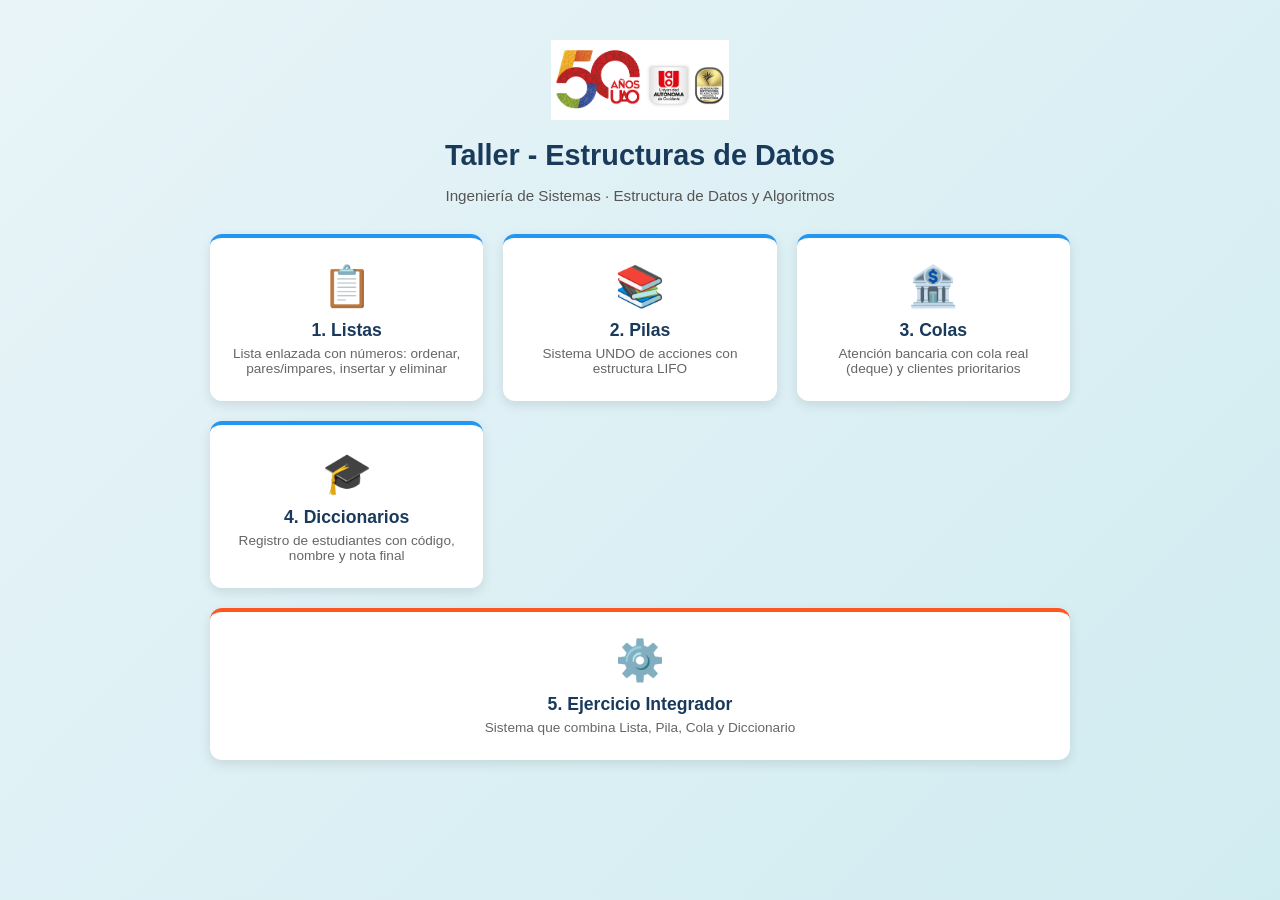
<file: templates/index.html>
<!DOCTYPE html>
<html lang="es">
<head>
  <meta charset="UTF-8" />
  <meta name="viewport" content="width=device-width, initial-scale=1.0"/>
  <title>Taller Estructuras de Datos</title>
  <link rel="stylesheet" href="../static/css/estilos.css" />
  <link rel="stylesheet" href="../static/css/taller.css" />
</head>
<body>
  <div class="container">
    <img src="../static/imagen/Logo-50-años.png" alt="Logo UAO" class="logo" />
    <h1>Taller - Estructuras de Datos</h1>
    <p class="subtitulo">Ingeniería de Sistemas · Estructura de Datos y Algoritmos</p>

    <div class="menu-principal">
      <a href="listas.html" class="card-menu">
        <span class="icono">📋</span>
        <h2>1. Listas</h2>
        <p>Lista enlazada con números: ordenar, pares/impares, insertar y eliminar</p>
      </a>
      <a href="pilas.html" class="card-menu">
        <span class="icono">📚</span>
        <h2>2. Pilas</h2>
        <p>Sistema UNDO de acciones con estructura LIFO</p>
      </a>
      <a href="colas.html" class="card-menu">
        <span class="icono">🏦</span>
        <h2>3. Colas</h2>
        <p>Atención bancaria con cola real (deque) y clientes prioritarios</p>
      </a>
      <a href="diccionarios.html" class="card-menu">
        <span class="icono">🎓</span>
        <h2>4. Diccionarios</h2>
        <p>Registro de estudiantes con código, nombre y nota final</p>
      </a>
      <a href="integrador.html" class="card-menu card-integrador">
        <span class="icono">⚙️</span>
        <h2>5. Ejercicio Integrador</h2>
        <p>Sistema que combina Lista, Pila, Cola y Diccionario</p>
      </a>
    </div>
  </div>
</body>
</html>
</file>
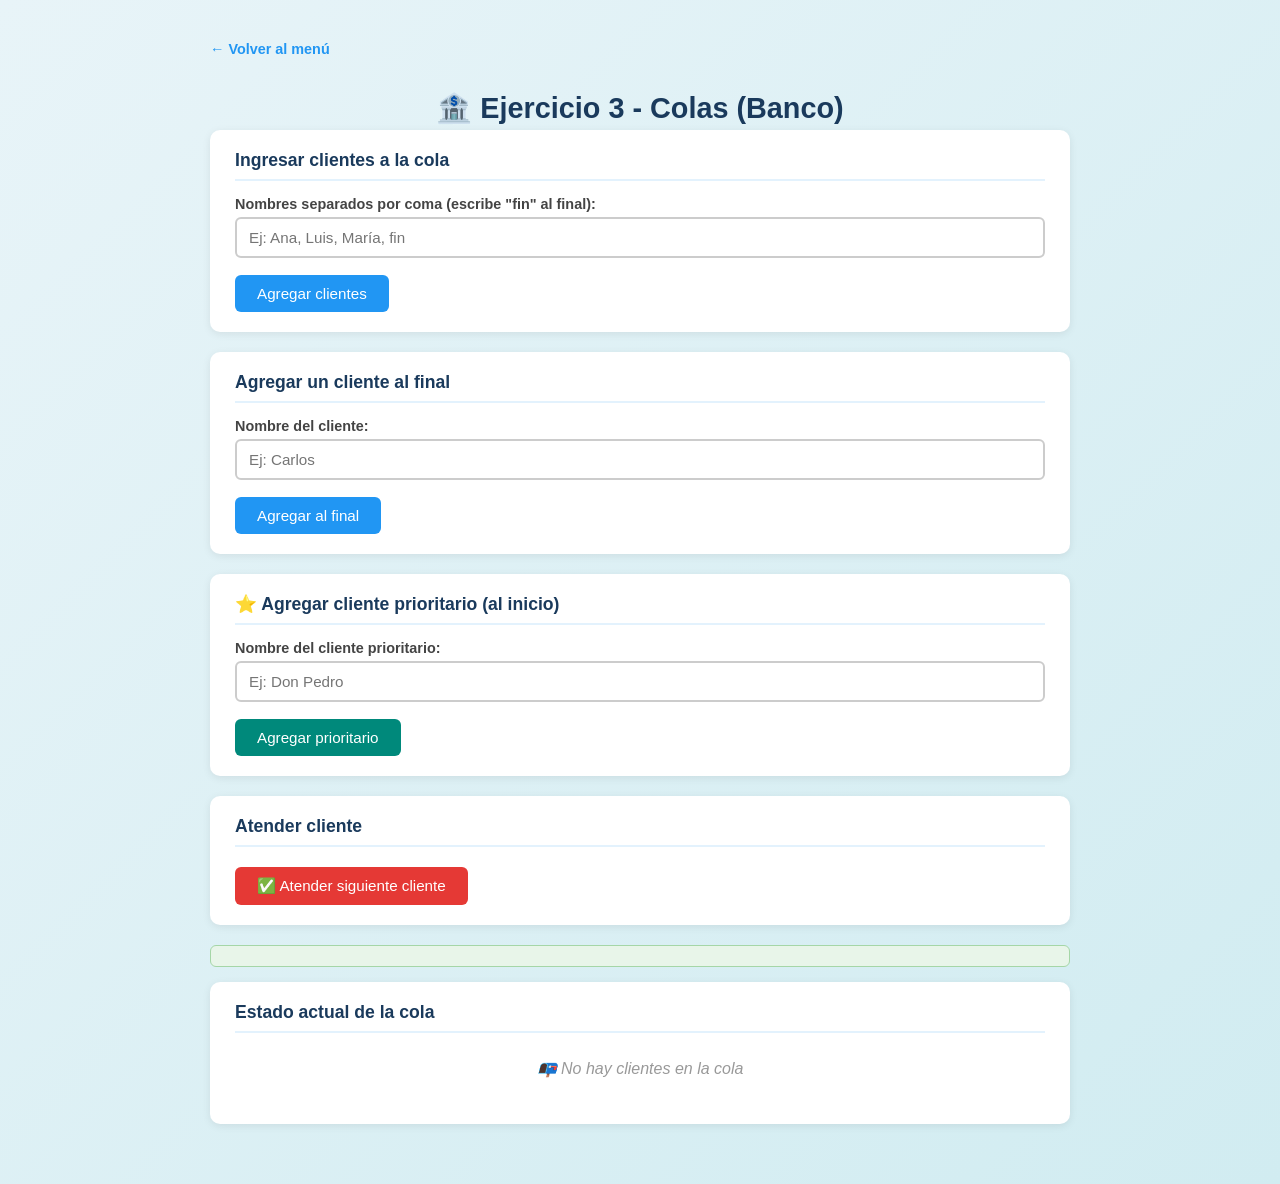
<file: templates/colas.html>
<!DOCTYPE html>
<html lang="es">
<head>
  <meta charset="UTF-8" />
  <meta name="viewport" content="width=device-width, initial-scale=1.0"/>
  <title>Colas - Taller ED</title>
  <link rel="stylesheet" href="../static/css/estilos.css" />
  <link rel="stylesheet" href="../static/css/taller.css" />
</head>
<body>
  <div class="container">
    <a href="index.html" class="btn-volver">← Volver al menú</a>
    <h1>🏦 Ejercicio 3 - Colas (Banco)</h1>

    <!-- Ingresar múltiples clientes -->
    <div class="seccion">
      <h2>Ingresar clientes a la cola</h2>
      <div class="input-group">
        <label>Nombres separados por coma (escribe "fin" al final):</label>
        <input type="text" id="inputClientes" placeholder="Ej: Ana, Luis, María, fin" />
      </div>
      <button onclick="ingresarClientes()">Agregar clientes</button>
    </div>

    <!-- Agregar un cliente normal -->
    <div class="seccion">
      <h2>Agregar un cliente al final</h2>
      <div class="input-group">
        <label>Nombre del cliente:</label>
        <input type="text" id="inputUnCliente" placeholder="Ej: Carlos" />
      </div>
      <button onclick="agregarCliente()">Agregar al final</button>
    </div>

    <!-- Agregar cliente prioritario -->
    <div class="seccion">
      <h2>⭐ Agregar cliente prioritario (al inicio)</h2>
      <div class="input-group">
        <label>Nombre del cliente prioritario:</label>
        <input type="text" id="inputPrioritario" placeholder="Ej: Don Pedro" />
      </div>
      <button onclick="agregarPrioritario()" class="btn-info">Agregar prioritario</button>
    </div>

    <!-- Atender cliente -->
    <div class="seccion">
      <h2>Atender cliente</h2>
      <button onclick="atenderCliente()" class="btn-danger">✅ Atender siguiente cliente</button>
    </div>

    <p id="mensajeCola" class="mensaje-exito"></p>

    <!-- Estado de la cola -->
    <div class="seccion">
      <h2>Estado actual de la cola</h2>
      <div id="estadoCola"><p class="pila-vacia">📭 No hay clientes en la cola</p></div>
    </div>
  </div>

  <script src="../static/js/script_Colas.js"></script>
</body>
</html>
</file>
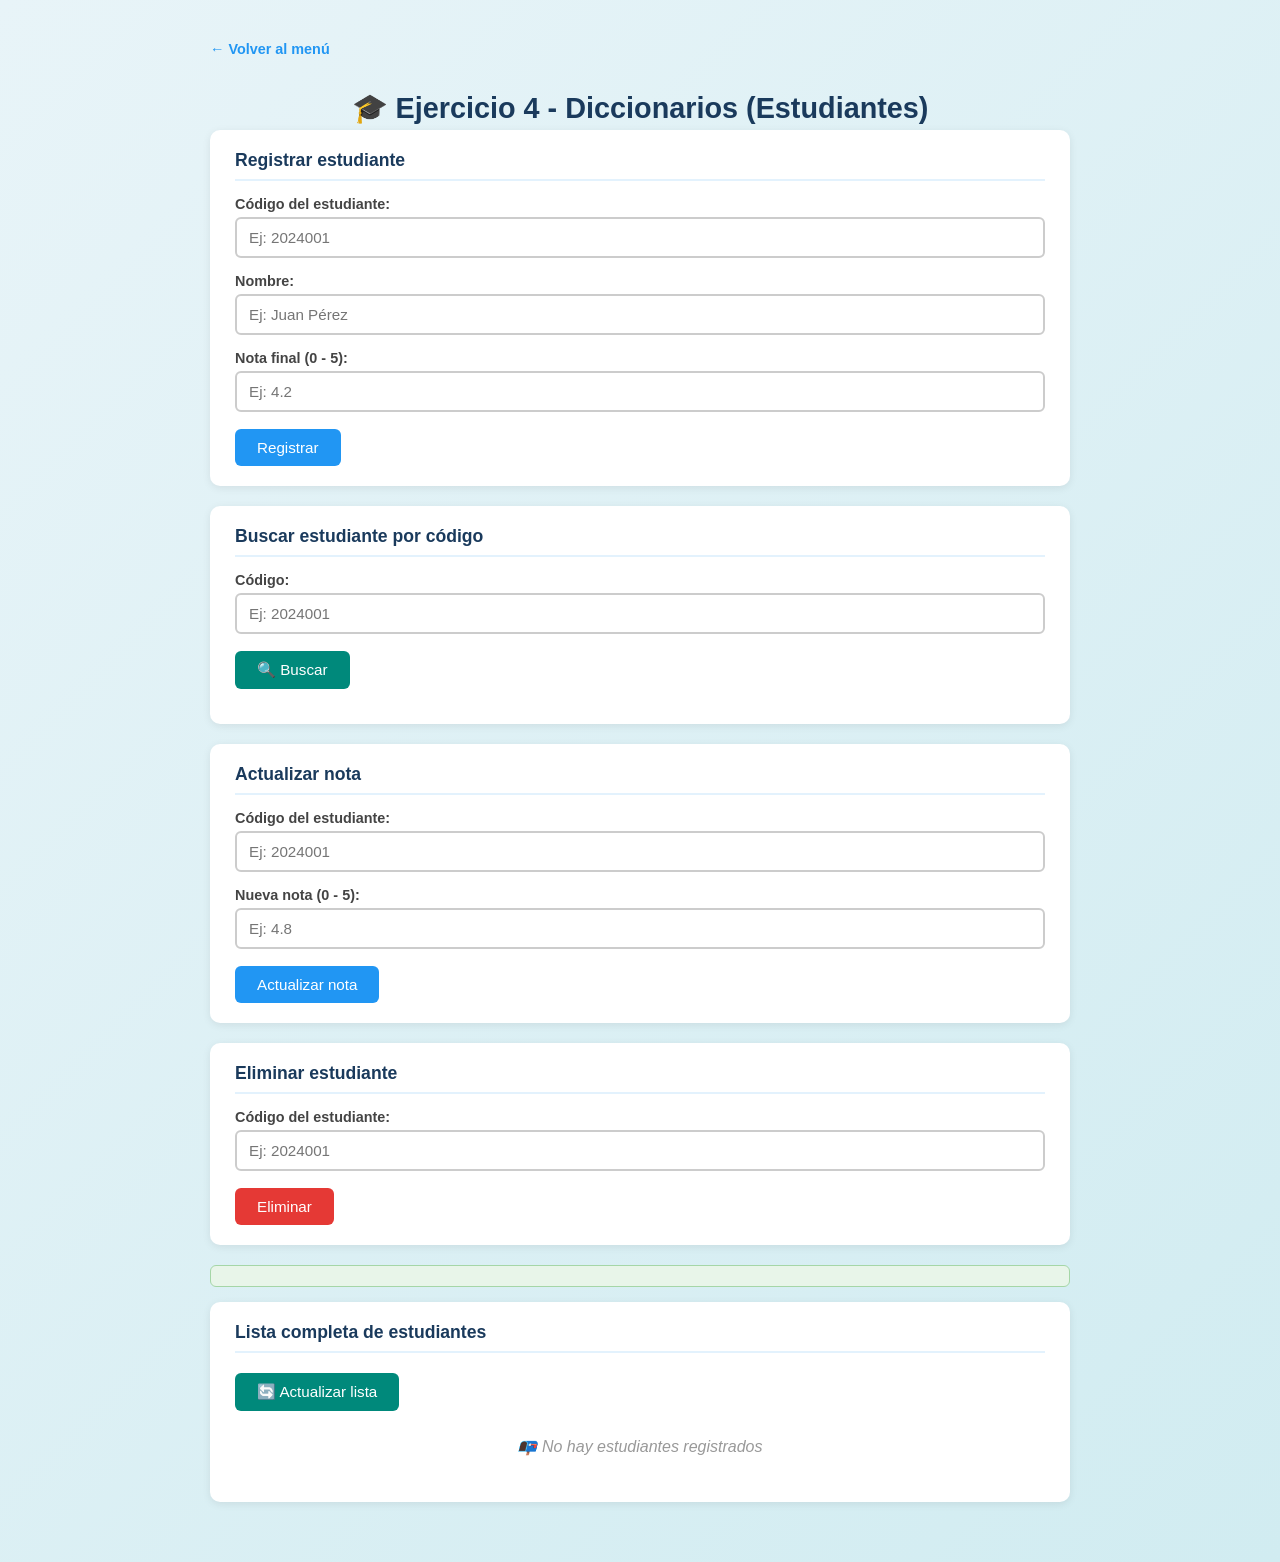
<file: templates/diccionarios.html>
<!DOCTYPE html>
<html lang="es">
<head>
  <meta charset="UTF-8" />
  <meta name="viewport" content="width=device-width, initial-scale=1.0"/>
  <title>Diccionarios - Taller ED</title>
  <link rel="stylesheet" href="../static/css/estilos.css" />
  <link rel="stylesheet" href="../static/css/taller.css" />
</head>
<body>
  <div class="container">
    <a href="index.html" class="btn-volver">← Volver al menú</a>
    <h1>🎓 Ejercicio 4 - Diccionarios (Estudiantes)</h1>

    <!-- Registrar estudiante -->
    <div class="seccion">
      <h2>Registrar estudiante</h2>
      <div class="input-group">
        <label>Código del estudiante:</label>
        <input type="text" id="inputCodigo" placeholder="Ej: 2024001" />
      </div>
      <div class="input-group">
        <label>Nombre:</label>
        <input type="text" id="inputNombre" placeholder="Ej: Juan Pérez" />
      </div>
      <div class="input-group">
        <label>Nota final (0 - 5):</label>
        <input type="number" id="inputNota" min="0" max="5" step="0.1" placeholder="Ej: 4.2" />
      </div>
      <button onclick="agregarEstudiante()">Registrar</button>
    </div>

    <!-- Buscar estudiante -->
    <div class="seccion">
      <h2>Buscar estudiante por código</h2>
      <div class="input-group">
        <label>Código:</label>
        <input type="text" id="inputBuscar" placeholder="Ej: 2024001" />
      </div>
      <button onclick="buscarEstudiante()" class="btn-info">🔍 Buscar</button>
      <div id="resultadoBusqueda" style="margin-top:15px;"></div>
    </div>

    <!-- Actualizar nota -->
    <div class="seccion">
      <h2>Actualizar nota</h2>
      <div class="input-group">
        <label>Código del estudiante:</label>
        <input type="text" id="inputActCodigo" placeholder="Ej: 2024001" />
      </div>
      <div class="input-group">
        <label>Nueva nota (0 - 5):</label>
        <input type="number" id="inputActNota" min="0" max="5" step="0.1" placeholder="Ej: 4.8" />
      </div>
      <button onclick="actualizarNota()">Actualizar nota</button>
    </div>

    <!-- Eliminar estudiante -->
    <div class="seccion">
      <h2>Eliminar estudiante</h2>
      <div class="input-group">
        <label>Código del estudiante:</label>
        <input type="text" id="inputEliminarCodigo" placeholder="Ej: 2024001" />
      </div>
      <button onclick="eliminarEstudiante()" class="btn-danger">Eliminar</button>
    </div>

    <p id="mensajeDic" class="mensaje-exito"></p>

    <!-- Lista completa -->
    <div class="seccion">
      <h2>Lista completa de estudiantes</h2>
      <button onclick="mostrarTodos()" class="btn-info">🔄 Actualizar lista</button>
      <div id="tablaEstudiantes" style="margin-top:15px;">
        <p class="pila-vacia">📭 No hay estudiantes registrados</p>
      </div>
    </div>
  </div>

  <script src="../static/js/script_Diccionarios.js"></script>
</body>
</html>
</file>
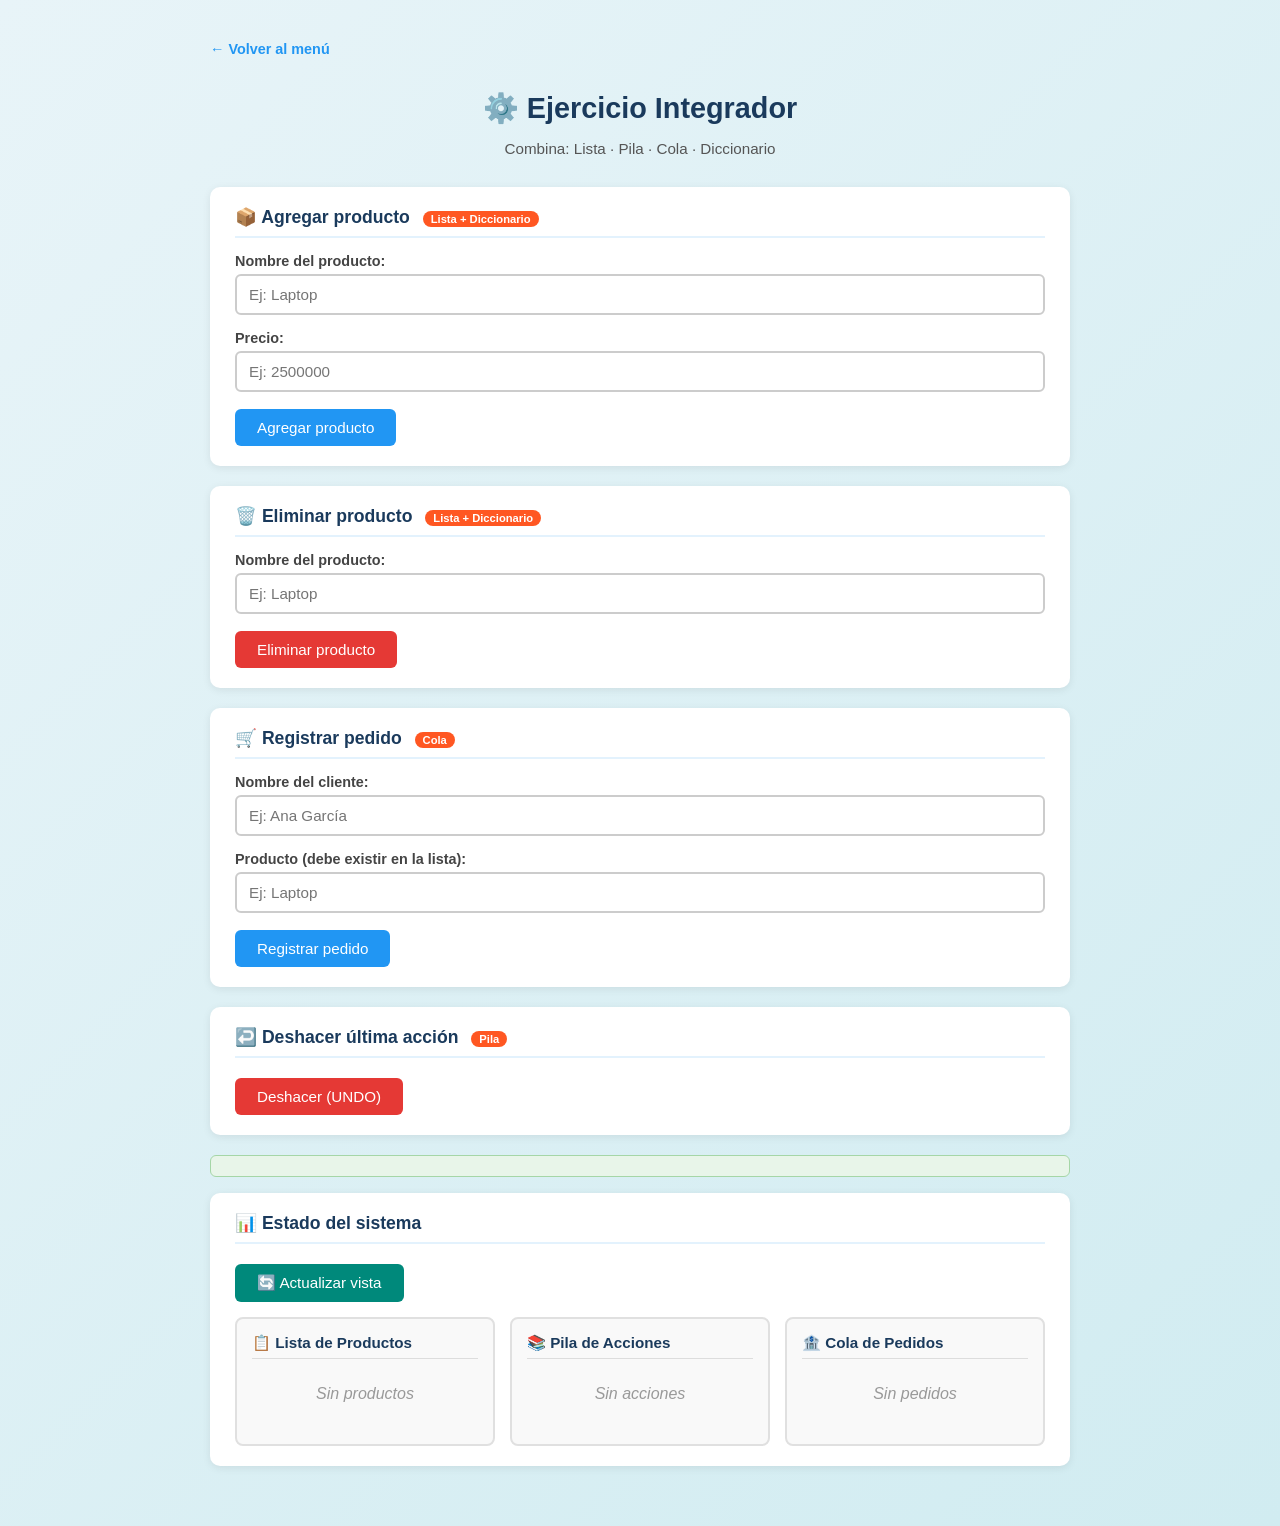
<file: templates/integrador.html>
<!DOCTYPE html>
<html lang="es">
<head>
  <meta charset="UTF-8" />
  <meta name="viewport" content="width=device-width, initial-scale=1.0"/>
  <title>Integrador - Taller ED</title>
  <link rel="stylesheet" href="../static/css/estilos.css" />
  <link rel="stylesheet" href="../static/css/taller.css" />
</head>
<body>
  <div class="container">
    <a href="index.html" class="btn-volver">← Volver al menú</a>
    <h1>⚙️ Ejercicio Integrador</h1>
    <p class="subtitulo">Combina: Lista · Pila · Cola · Diccionario</p>

    <!-- Agregar producto -->
    <div class="seccion">
      <h2>📦 Agregar producto <span class="badge">Lista + Diccionario</span></h2>
      <div class="input-group">
        <label>Nombre del producto:</label>
        <input type="text" id="inputProducto" placeholder="Ej: Laptop" />
      </div>
      <div class="input-group">
        <label>Precio:</label>
        <input type="number" id="inputPrecio" min="0" step="0.01" placeholder="Ej: 2500000" />
      </div>
      <button onclick="agregarProducto()">Agregar producto</button>
    </div>

    <!-- Eliminar producto -->
    <div class="seccion">
      <h2>🗑️ Eliminar producto <span class="badge">Lista + Diccionario</span></h2>
      <div class="input-group">
        <label>Nombre del producto:</label>
        <input type="text" id="inputEliminarProducto" placeholder="Ej: Laptop" />
      </div>
      <button onclick="eliminarProducto()" class="btn-danger">Eliminar producto</button>
    </div>

    <!-- Registrar pedido -->
    <div class="seccion">
      <h2>🛒 Registrar pedido <span class="badge">Cola</span></h2>
      <div class="input-group">
        <label>Nombre del cliente:</label>
        <input type="text" id="inputCliente" placeholder="Ej: Ana García" />
      </div>
      <div class="input-group">
        <label>Producto (debe existir en la lista):</label>
        <input type="text" id="inputProductoPedido" placeholder="Ej: Laptop" />
      </div>
      <button onclick="registrarPedido()">Registrar pedido</button>
    </div>

    <!-- Deshacer -->
    <div class="seccion">
      <h2>↩️ Deshacer última acción <span class="badge">Pila</span></h2>
      <button onclick="deshacerUltimaAccion()" class="btn-danger">Deshacer (UNDO)</button>
    </div>

    <p id="mensajeInt" class="mensaje-exito"></p>

    <!-- Vista del sistema -->
    <div class="seccion">
      <h2>📊 Estado del sistema</h2>
      <button onclick="mostrarSistema()" class="btn-info">🔄 Actualizar vista</button>

      <div class="grid-sistema">
        <div class="panel-sistema">
          <h3>📋 Lista de Productos</h3>
          <div id="vistaProductos"><p class="pila-vacia">Sin productos</p></div>
        </div>
        <div class="panel-sistema">
          <h3>📚 Pila de Acciones</h3>
          <div id="vistaPila"><p class="pila-vacia">Sin acciones</p></div>
        </div>
        <div class="panel-sistema">
          <h3>🏦 Cola de Pedidos</h3>
          <div id="vistaCola"><p class="pila-vacia">Sin pedidos</p></div>
        </div>
      </div>
    </div>
  </div>

  <script src="../static/js/script_Integrador.js"></script>
</body>
</html>
</file>
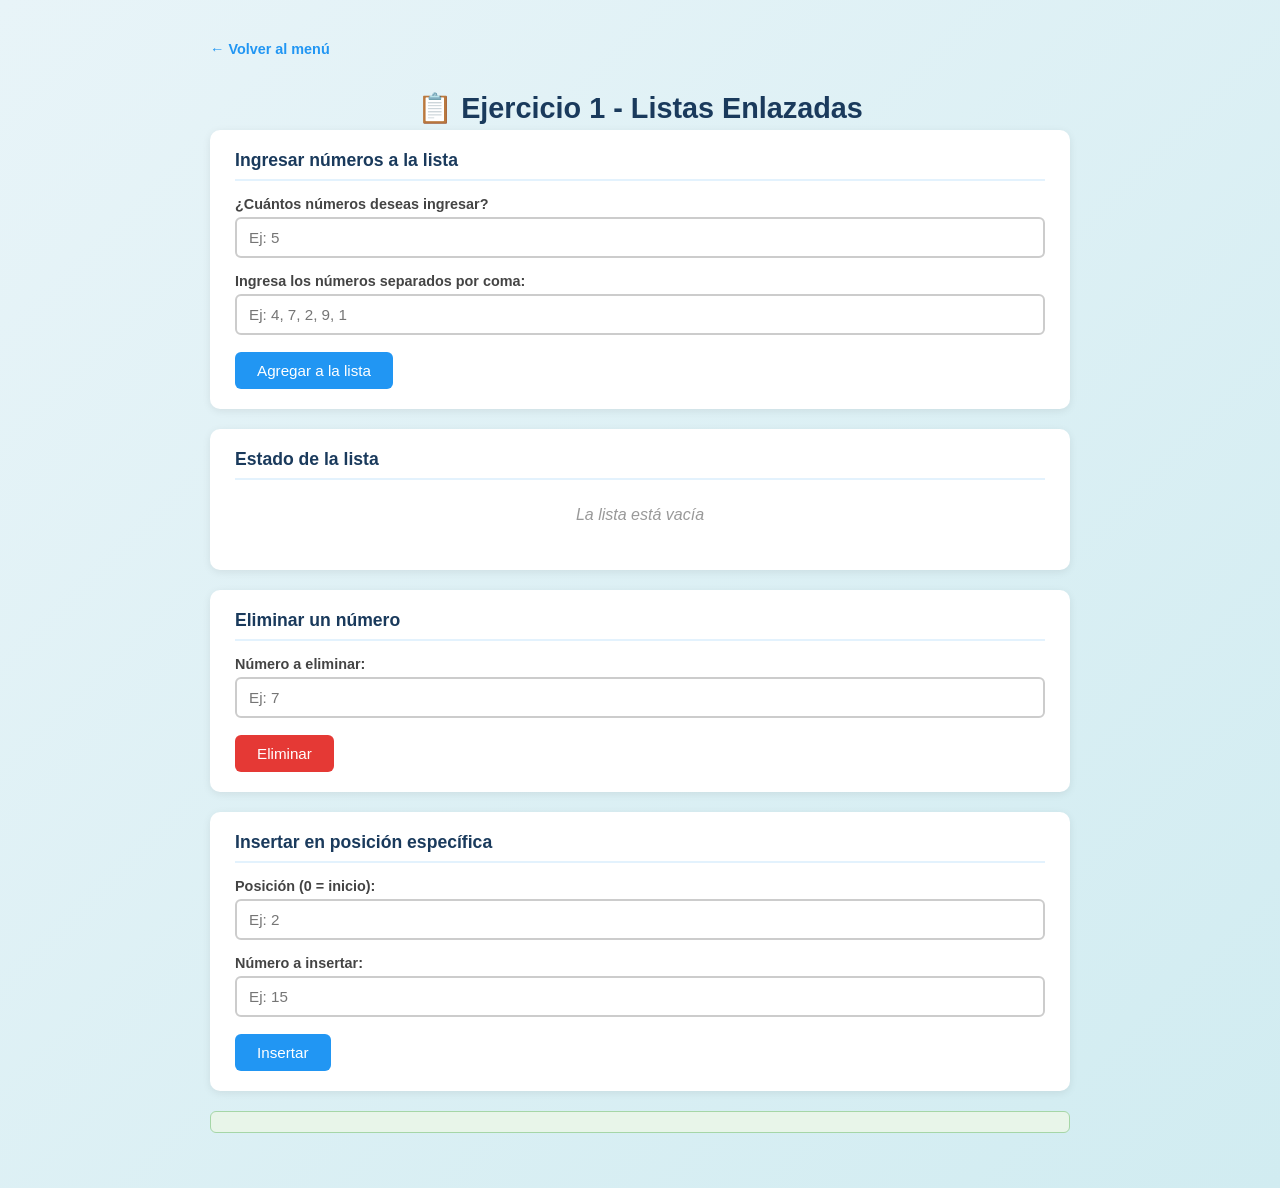
<file: templates/listas.html>
<!DOCTYPE html>
<html lang="es">
<head>
  <meta charset="UTF-8" />
  <meta name="viewport" content="width=device-width, initial-scale=1.0"/>
  <title>Listas - Taller ED</title>
  <link rel="stylesheet" href="../static/css/estilos.css" />
  <link rel="stylesheet" href="../static/css/taller.css" />
</head>
<body>
  <div class="container">
    <a href="index.html" class="btn-volver">← Volver al menú</a>
    <h1>📋 Ejercicio 1 - Listas Enlazadas</h1>

    <!-- Ingresar números -->
    <div class="seccion">
      <h2>Ingresar números a la lista</h2>
      <div class="input-group">
        <label>¿Cuántos números deseas ingresar?</label>
        <input type="number" id="cantidadNumeros" min="1" placeholder="Ej: 5" />
      </div>
      <div class="input-group">
        <label>Ingresa los números separados por coma:</label>
        <input type="text" id="numerosIngresados" placeholder="Ej: 4, 7, 2, 9, 1" />
      </div>
      <button onclick="ingresarNumeros()">Agregar a la lista</button>
    </div>

    <!-- Resultado -->
    <div class="seccion">
      <h2>Estado de la lista</h2>
      <div id="resultado"><p class="pila-vacia">La lista está vacía</p></div>
    </div>

    <!-- Eliminar número -->
    <div class="seccion">
      <h2>Eliminar un número</h2>
      <div class="input-group">
        <label>Número a eliminar:</label>
        <input type="number" id="numEliminar" placeholder="Ej: 7" />
      </div>
      <button onclick="eliminarNumero()" class="btn-danger">Eliminar</button>
    </div>

    <!-- Insertar en posición -->
    <div class="seccion">
      <h2>Insertar en posición específica</h2>
      <div class="input-group">
        <label>Posición (0 = inicio):</label>
        <input type="number" id="posInsertar" min="0" placeholder="Ej: 2" />
      </div>
      <div class="input-group">
        <label>Número a insertar:</label>
        <input type="number" id="valInsertar" placeholder="Ej: 15" />
      </div>
      <button onclick="insertarEnPosicion()">Insertar</button>
    </div>

    <p id="mensaje" class="mensaje-exito"></p>
  </div>

  <script src="../static/js/script_Listas.js"></script>
</body>
</html>
</file>
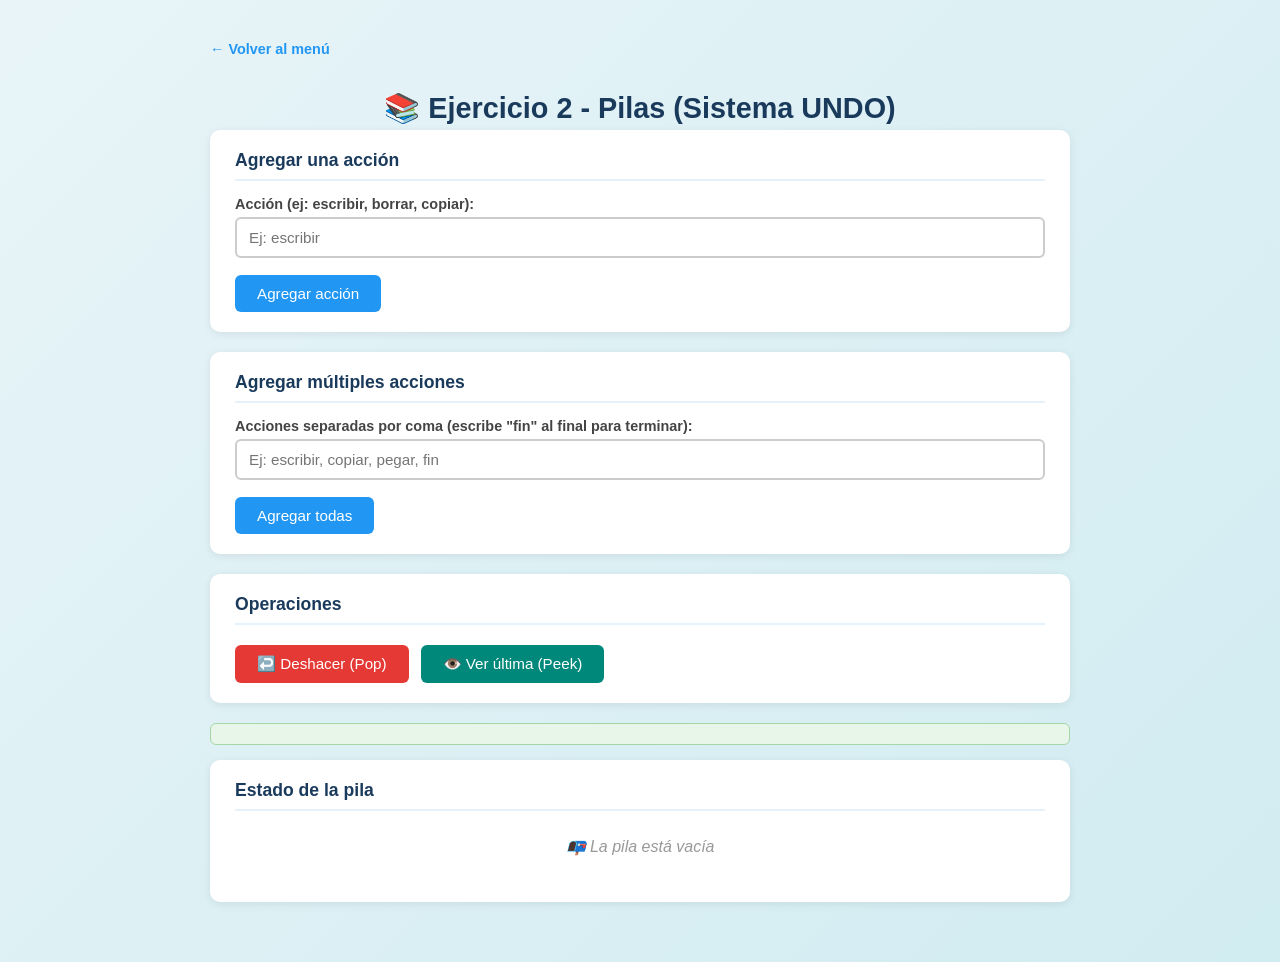
<file: templates/pilas.html>
<!DOCTYPE html>
<html lang="es">
<head>
  <meta charset="UTF-8" />
  <meta name="viewport" content="width=device-width, initial-scale=1.0"/>
  <title>Pilas - Taller ED</title>
  <link rel="stylesheet" href="../static/css/estilos.css" />
  <link rel="stylesheet" href="../static/css/taller.css" />
</head>
<body>
  <div class="container">
    <a href="index.html" class="btn-volver">← Volver al menú</a>
    <h1>📚 Ejercicio 2 - Pilas (Sistema UNDO)</h1>

    <!-- Agregar una acción -->
    <div class="seccion">
      <h2>Agregar una acción</h2>
      <div class="input-group">
        <label>Acción (ej: escribir, borrar, copiar):</label>
        <input type="text" id="inputAccion" placeholder="Ej: escribir" />
      </div>
      <button onclick="agregarAccion()">Agregar acción</button>
    </div>

    <!-- Agregar múltiples acciones -->
    <div class="seccion">
      <h2>Agregar múltiples acciones</h2>
      <div class="input-group">
        <label>Acciones separadas por coma (escribe "fin" al final para terminar):</label>
        <input type="text" id="inputMultiples" placeholder="Ej: escribir, copiar, pegar, fin" />
      </div>
      <button onclick="ingresarMultiples()">Agregar todas</button>
    </div>

    <!-- Operaciones UNDO -->
    <div class="seccion">
      <h2>Operaciones</h2>
      <div class="botones-grupo">
        <button onclick="deshacerAccion()" class="btn-danger">↩️ Deshacer (Pop)</button>
        <button onclick="verUltimaAccion()" class="btn-info">👁️ Ver última (Peek)</button>
      </div>
    </div>

    <p id="mensajePila" class="mensaje-exito"></p>

    <!-- Estado de la pila -->
    <div class="seccion">
      <h2>Estado de la pila</h2>
      <div id="estadoPila"><p class="pila-vacia">📭 La pila está vacía</p></div>
    </div>
  </div>

  <script src="../static/js/script_Pilas.js"></script>
</body>
</html>
</file>
<file: static/css/estilos.css>
/* Estilos requeridos */
body {
    background-color: lightblue;
    font-size: 25px;
    text-align: center;
}

table {
    border: 1px solid;
    margin: auto;
    padding: 10px 25px;
    border-radius: 8px;
}

textarea {
    font-size: 20px;
    font-family: Arial, Helvetica, sans-serif;
}

/* Estilos adicionales para mejor visualización */
.container {
    margin: 20px auto;
    max-width: 800px;
}

.input-group {
    margin: 15px 0;
}

button {
    padding: 10px 20px;
    font-size: 18px;
    cursor: pointer;
    background-color: #4CAF50;
    color: white;
    border: none;
    border-radius: 5px;
}

button:hover {
    background-color: #45a049;
}
</file>
<file: static/css/taller.css>
/* ============================================================
   Estilos del Taller - Estructuras de Datos
   ============================================================ */

* {
  box-sizing: border-box;
}

body {
  background: linear-gradient(135deg, #e8f4f8 0%, #d1ecf1 100%);
  font-family: Arial, Helvetica, sans-serif;
  font-size: 16px;
  text-align: left;
  min-height: 100vh;
  margin: 0;
  padding: 20px;
}

.container {
  max-width: 900px;
  margin: 0 auto;
  padding: 20px;
}

/* Logo */
.logo {
  max-height: 80px;
  display: block;
  margin: 0 auto 10px;
}

h1 {
  text-align: center;
  color: #1a3a5c;
  font-size: 1.8rem;
  margin-bottom: 5px;
}

.subtitulo {
  text-align: center;
  color: #555;
  font-size: 0.95rem;
  margin-bottom: 30px;
}

/* ---- Menú principal ---- */
.menu-principal {
  display: grid;
  grid-template-columns: repeat(auto-fit, minmax(250px, 1fr));
  gap: 20px;
  margin-top: 20px;
}

.card-menu {
  background: white;
  border-radius: 12px;
  padding: 25px 20px;
  text-decoration: none;
  color: #1a3a5c;
  box-shadow: 0 4px 12px rgba(0,0,0,0.1);
  transition: transform 0.2s, box-shadow 0.2s;
  text-align: center;
  border-top: 4px solid #2196F3;
}

.card-menu:hover {
  transform: translateY(-4px);
  box-shadow: 0 8px 20px rgba(0,0,0,0.15);
}

.card-menu .icono {
  font-size: 2.5rem;
  display: block;
  margin-bottom: 10px;
}

.card-menu h2 {
  font-size: 1.1rem;
  margin: 5px 0;
  color: #1a3a5c;
}

.card-menu p {
  font-size: 0.85rem;
  color: #666;
  margin: 0;
}

.card-integrador {
  border-top-color: #FF5722;
  grid-column: 1 / -1;
}

/* ---- Secciones ---- */
.seccion {
  background: white;
  border-radius: 10px;
  padding: 20px 25px;
  margin-bottom: 20px;
  box-shadow: 0 2px 8px rgba(0,0,0,0.08);
}

.seccion h2 {
  color: #1a3a5c;
  font-size: 1.1rem;
  margin-top: 0;
  margin-bottom: 15px;
  border-bottom: 2px solid #e3f2fd;
  padding-bottom: 8px;
}

/* ---- Inputs ---- */
.input-group {
  margin-bottom: 12px;
}

.input-group label {
  display: block;
  font-size: 0.9rem;
  color: #444;
  margin-bottom: 5px;
  font-weight: bold;
}

input[type="text"],
input[type="number"] {
  width: 100%;
  padding: 10px 12px;
  font-size: 0.95rem;
  border: 2px solid #ccc;
  border-radius: 6px;
  outline: none;
  transition: border-color 0.2s;
}

input[type="text"]:focus,
input[type="number"]:focus {
  border-color: #2196F3;
}

/* ---- Botones ---- */
button {
  padding: 10px 22px;
  font-size: 0.95rem;
  cursor: pointer;
  background-color: #2196F3;
  color: white;
  border: none;
  border-radius: 6px;
  margin-top: 5px;
  transition: background-color 0.2s;
}

button:hover {
  background-color: #1976D2;
}

.btn-danger {
  background-color: #e53935;
}

.btn-danger:hover {
  background-color: #c62828;
}

.btn-info {
  background-color: #00897B;
}

.btn-info:hover {
  background-color: #00695C;
}

.btn-volver {
  display: inline-block;
  text-decoration: none;
  color: #2196F3;
  font-size: 0.9rem;
  margin-bottom: 15px;
  font-weight: bold;
}

.btn-volver:hover {
  text-decoration: underline;
}

.botones-grupo {
  display: flex;
  gap: 12px;
  flex-wrap: wrap;
}

/* ---- Mensajes ---- */
.mensaje-exito {
  color: #2e7d32;
  background: #e8f5e9;
  border: 1px solid #a5d6a7;
  border-radius: 6px;
  padding: 10px 15px;
  font-size: 0.95rem;
  margin-top: 10px;
  display: block;
}

.mensaje-error {
  color: #c62828;
  background: #ffebee;
  border: 1px solid #ef9a9a;
  border-radius: 6px;
  padding: 10px 15px;
  font-size: 0.95rem;
  margin-top: 10px;
  display: block;
}

/* ---- Resultado de búsqueda ---- */
.resultado-encontrado {
  background: #f0f8ff;
  border: 1px solid #b0c4de;
  border-radius: 6px;
  padding: 15px;
  margin-top: 10px;
}

.resultado-encontrado h3 {
  margin-top: 0;
  color: #1a3a5c;
}

.resultado-encontrado p {
  margin: 5px 0;
}

/* ---- Visualización de estructuras ---- */
.pila-vacia {
  color: #999;
  font-style: italic;
  text-align: center;
  padding: 10px;
}

.pila-visual,
.cola-visual {
  display: flex;
  flex-direction: column;
  gap: 6px;
  max-width: 400px;
}

.cola-visual {
  flex-direction: row;
  flex-wrap: wrap;
  max-width: 100%;
}

.pila-elemento {
  background: #e3f2fd;
  border: 2px solid #90caf9;
  border-radius: 6px;
  padding: 8px 14px;
  font-size: 0.9rem;
  color: #1a3a5c;
}

.pila-elemento.tope {
  background: #1565C0;
  color: white;
  border-color: #0d47a1;
  font-weight: bold;
}

.cola-elemento {
  background: #e8f5e9;
  border: 2px solid #a5d6a7;
  border-radius: 6px;
  padding: 8px 14px;
  font-size: 0.9rem;
  color: #1b5e20;
}

.cola-elemento.frente {
  background: #2e7d32;
  color: white;
  border-color: #1b5e20;
  font-weight: bold;
}

/* ---- Resultado listas ---- */
.resultado-bloque {
  background: #f5f5f5;
  border-radius: 8px;
  padding: 15px;
  font-size: 0.95rem;
  line-height: 1.8;
}

/* ---- Tabla estudiantes ---- */
table {
  width: 100%;
  border-collapse: collapse;
  font-size: 0.9rem;
  margin-top: 10px;
}

table th {
  background: #1a3a5c;
  color: white;
  padding: 10px;
  text-align: left;
}

table td {
  padding: 9px 10px;
  border-bottom: 1px solid #ddd;
}

table tr:nth-child(even) {
  background: #f5f5f5;
}

/* ---- Integrador ---- */
.badge {
  font-size: 0.7rem;
  background: #FF5722;
  color: white;
  padding: 2px 8px;
  border-radius: 10px;
  vertical-align: middle;
  margin-left: 8px;
}

.grid-sistema {
  display: grid;
  grid-template-columns: repeat(auto-fit, minmax(220px, 1fr));
  gap: 15px;
  margin-top: 15px;
}

.panel-sistema {
  background: #f9f9f9;
  border: 2px solid #e0e0e0;
  border-radius: 8px;
  padding: 15px;
}

.panel-sistema h3 {
  font-size: 0.95rem;
  color: #1a3a5c;
  margin-top: 0;
  margin-bottom: 10px;
  border-bottom: 1px solid #ddd;
  padding-bottom: 6px;
}

.tag-producto {
  display: inline-block;
  background: #e3f2fd;
  border: 1px solid #90caf9;
  border-radius: 15px;
  padding: 4px 10px;
  font-size: 0.85rem;
  margin: 3px;
  color: #1a3a5c;
}
</file>
